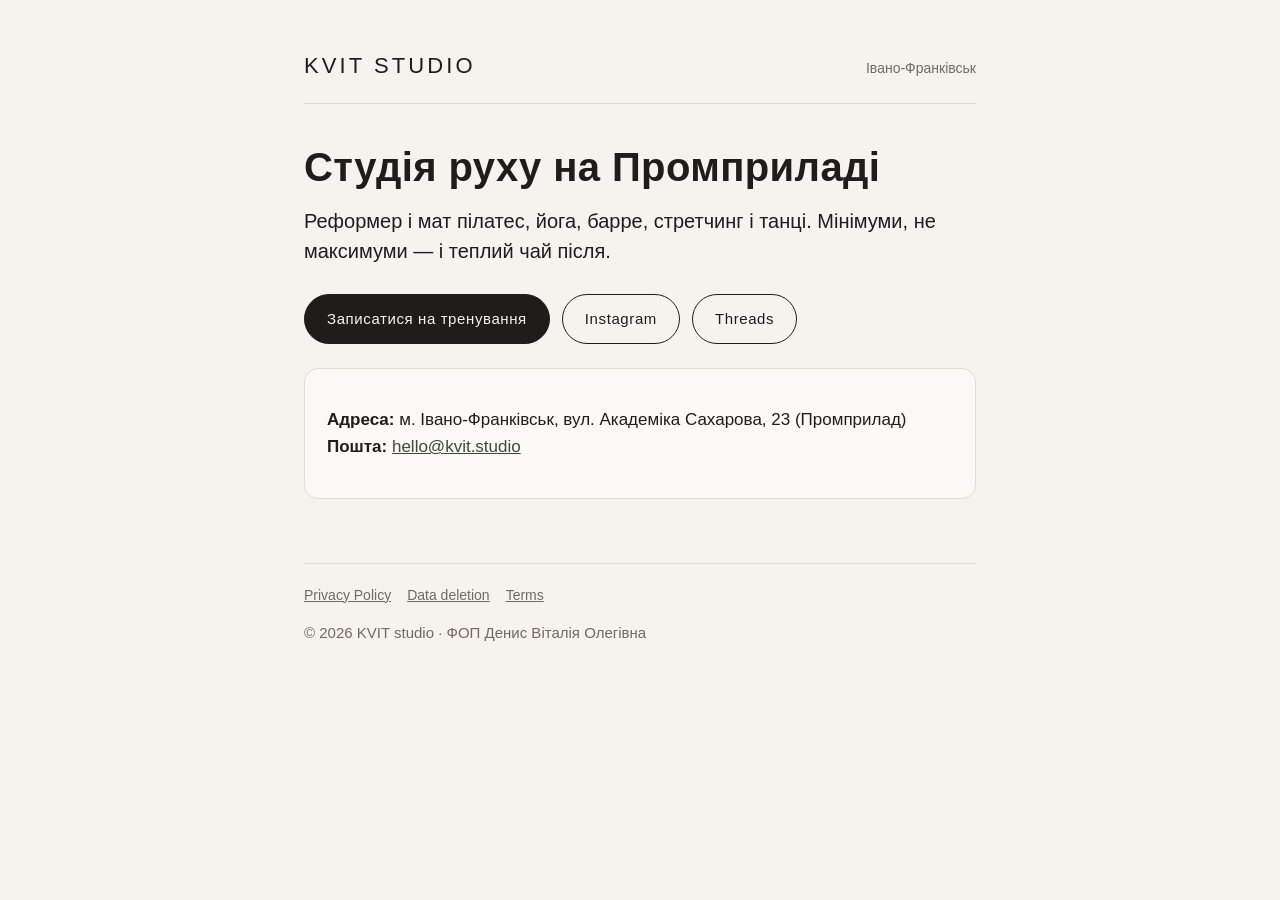
<file: index.html>
<!DOCTYPE html>
<html lang="uk">
<head>
  <meta charset="utf-8">
  <meta name="viewport" content="width=device-width, initial-scale=1">
  <title>KVIT studio — студія руху в Івано-Франківську</title>
  <meta name="description" content="KVIT studio — бутикова студія руху на Промприладі в Івано-Франківську: реформер і мат пілатес, йога, барре, стретчинг, танці.">
  <link rel="stylesheet" href="/assets/style.css">
</head>
<body>
<div class="wrap">
  <header class="site">
    <a class="brand" href="/">KVIT studio</a>
    <nav class="lang"><span>Івано-Франківськ</span></nav>
  </header>

  <h1>Студія руху на Промприладі</h1>
  <p class="lead">Реформер і мат пілатес, йога, барре, стретчинг і танці. Мінімуми, не максимуми — і теплий чай після.</p>

  <div class="buttons">
    <a class="btn primary" href="https://n1393952.alteg.io/">Записатися на тренування</a>
    <a class="btn" href="https://www.instagram.com/kvit.studio/">Instagram</a>
    <a class="btn" href="https://www.threads.com/@kvit.studio">Threads</a>
  </div>

  <div class="card">
    <p><strong>Адреса:</strong> м. Івано-Франківськ, вул. Академіка Сахарова, 23 (Промприлад)<br>
    <strong>Пошта:</strong> <a href="mailto:hello@kvit.studio">hello@kvit.studio</a></p>
  </div>

  <footer class="site">
    <a href="/privacy/">Privacy Policy</a><a href="/data-deletion/">Data deletion</a><a href="/terms/">Terms</a>
    <p class="muted">© 2026 KVIT studio · ФОП Денис Віталія Олегівна</p>
  </footer>
</div>
</body>
</html>
</file>
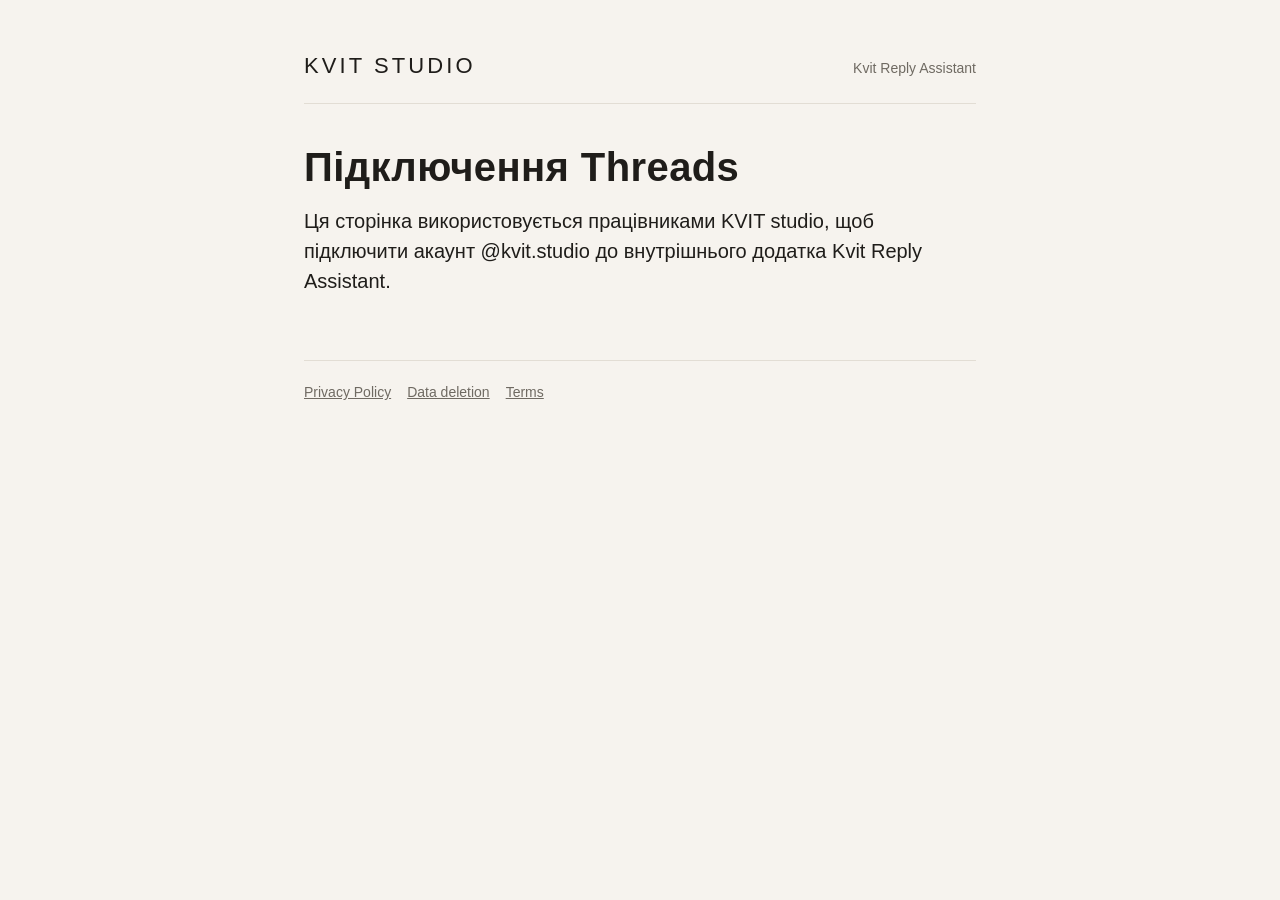
<file: auth/index.html>
<!DOCTYPE html>
<html lang="uk">
<head>
  <meta charset="utf-8">
  <meta name="viewport" content="width=device-width, initial-scale=1">
  <meta name="robots" content="noindex">
  <title>Підключення Threads — Kvit Reply Assistant</title>
  <link rel="stylesheet" href="/assets/style.css">
</head>
<body>
<div class="wrap">
  <header class="site">
    <a class="brand" href="/">KVIT studio</a>
    <nav class="lang"><span>Kvit Reply Assistant</span></nav>
  </header>

  <h1 id="title">Підключення Threads</h1>
  <p class="lead" id="lead">Ця сторінка використовується працівниками KVIT studio, щоб підключити акаунт @kvit.studio до внутрішнього додатка Kvit Reply Assistant.</p>

  <div class="card" id="result" hidden>
    <p id="msg"></p>
    <p><span class="code" id="code"></span></p>
    <div class="buttons"><button class="btn primary" id="copy" type="button">Скопіювати код</button></div>
    <p class="muted">Код одноразовий і діє приблизно годину. Вставте його в Kvit Reply Assistant. Без секретного ключа додатка він нічого не відкриває.</p>
  </div>

  <footer class="site">
    <a href="/privacy/">Privacy Policy</a><a href="/data-deletion/">Data deletion</a><a href="/terms/">Terms</a>
  </footer>
</div>
<script>
(function () {
  var p = new URLSearchParams(window.location.search);
  var code = p.get('code');
  var err = p.get('error_description') || p.get('error');
  var box = document.getElementById('result');
  var msg = document.getElementById('msg');
  if (code) {
    code = code.replace(/#_$/, '');
    document.getElementById('title').textContent = 'Акаунт підключено ✓';
    msg.textContent = 'Threads надав код авторизації:';
    document.getElementById('code').textContent = code;
    box.hidden = false;
    document.getElementById('copy').addEventListener('click', function () {
      try {
        navigator.clipboard.writeText(code).then(function () {
          document.getElementById('copy').textContent = 'Скопійовано';
        });
      } catch (e) { /* clipboard unavailable: user can select the code manually */ }
    });
  } else if (err) {
    document.getElementById('title').textContent = 'Підключення не вдалося';
    msg.textContent = 'Threads повернув помилку: ' + err;
    document.getElementById('copy').hidden = true;
    document.getElementById('code').hidden = true;
    box.hidden = false;
  }
})();
</script>
</body>
</html>
</file>
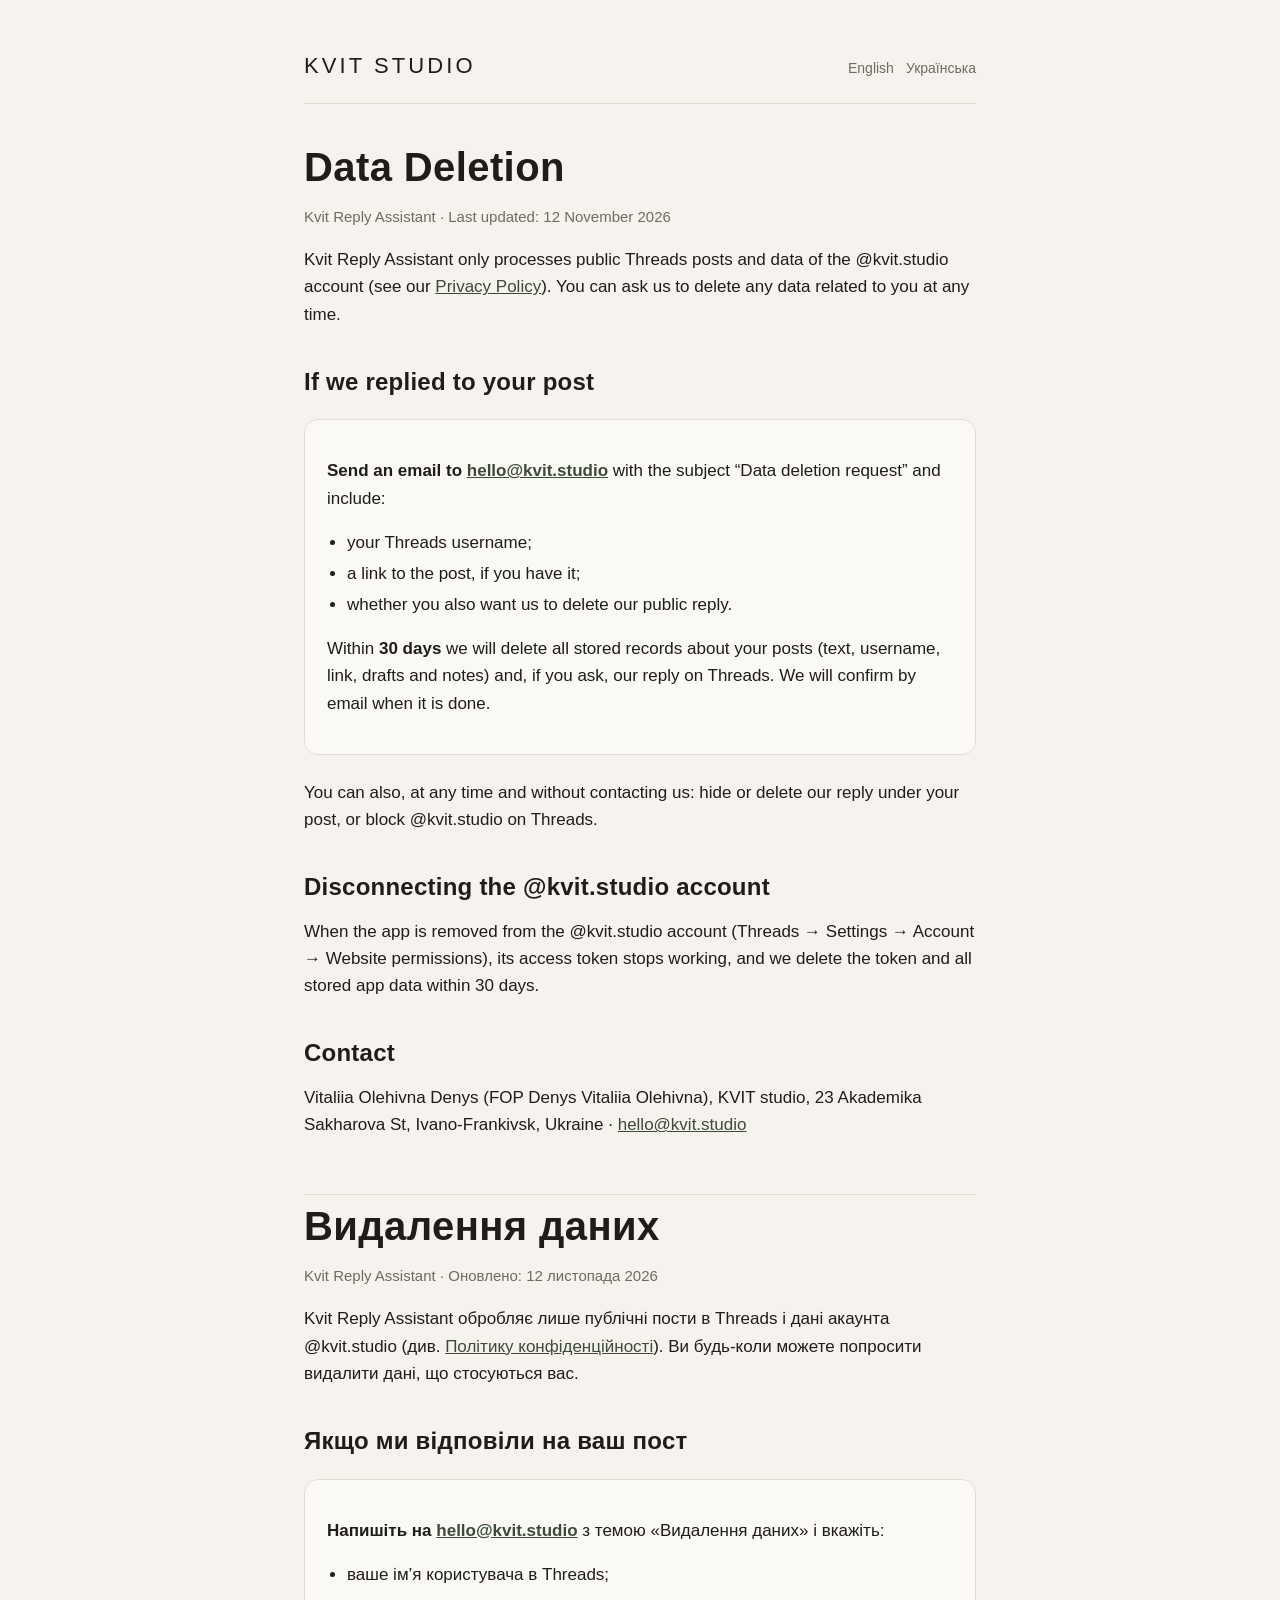
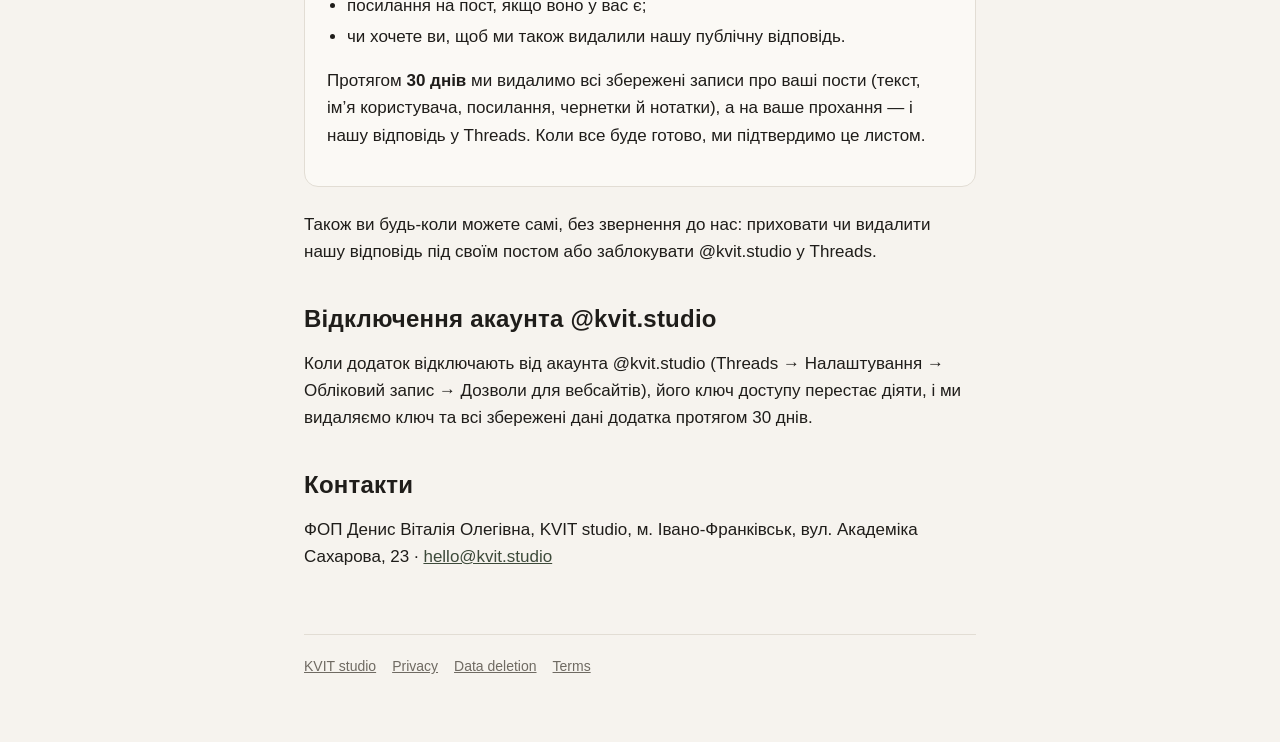
<file: data-deletion/index.html>
<!DOCTYPE html>
<html lang="en">
<head>
  <meta charset="utf-8">
  <meta name="viewport" content="width=device-width, initial-scale=1">
  <title>Data Deletion — Kvit Reply Assistant | KVIT studio</title>
  <meta name="description" content="How to request deletion of your data from Kvit Reply Assistant, the internal Threads tool of KVIT studio.">
  <link rel="stylesheet" href="/assets/style.css">
</head>
<body>
<div class="wrap">
  <header class="site">
    <a class="brand" href="/">KVIT studio</a>
    <nav class="lang"><a href="#en">English</a><a href="#ua">Українська</a></nav>
  </header>

  <section id="en" lang="en">
    <h1>Data Deletion</h1>
    <p class="updated">Kvit Reply Assistant · Last updated: 12 November 2026</p>

    <p>Kvit Reply Assistant only processes public Threads posts and data of the @kvit.studio account (see our <a href="/privacy/">Privacy Policy</a>). You can ask us to delete any data related to you at any time.</p>

    <h2>If we replied to your post</h2>
    <div class="card">
      <p><strong>Send an email to <a href="mailto:hello@kvit.studio?subject=Data%20deletion%20request">hello@kvit.studio</a></strong> with the subject “Data deletion request” and include:</p>
      <ul>
        <li>your Threads username;</li>
        <li>a link to the post, if you have it;</li>
        <li>whether you also want us to delete our public reply.</li>
      </ul>
      <p>Within <strong>30 days</strong> we will delete all stored records about your posts (text, username, link, drafts and notes) and, if you ask, our reply on Threads. We will confirm by email when it is done.</p>
    </div>
    <p>You can also, at any time and without contacting us: hide or delete our reply under your post, or block @kvit.studio on Threads.</p>

    <h2>Disconnecting the @kvit.studio account</h2>
    <p>When the app is removed from the @kvit.studio account (Threads → Settings → Account → Website permissions), its access token stops working, and we delete the token and all stored app data within 30 days.</p>

    <h2>Contact</h2>
    <p>Vitaliia Olehivna Denys (FOP Denys Vitaliia Olehivna), KVIT studio, 23 Akademika Sakharova St, Ivano-Frankivsk, Ukraine · <a href="mailto:hello@kvit.studio">hello@kvit.studio</a></p>
  </section>

  <hr class="split">

  <section id="ua" lang="uk">
    <h1>Видалення даних</h1>
    <p class="updated">Kvit Reply Assistant · Оновлено: 12 листопада 2026</p>

    <p>Kvit Reply Assistant обробляє лише публічні пости в Threads і дані акаунта @kvit.studio (див. <a href="/privacy/#ua">Політику конфіденційності</a>). Ви будь-коли можете попросити видалити дані, що стосуються вас.</p>

    <h2>Якщо ми відповіли на ваш пост</h2>
    <div class="card">
      <p><strong>Напишіть на <a href="mailto:hello@kvit.studio?subject=%D0%92%D0%B8%D0%B4%D0%B0%D0%BB%D0%B5%D0%BD%D0%BD%D1%8F%20%D0%B4%D0%B0%D0%BD%D0%B8%D1%85">hello@kvit.studio</a></strong> з темою «Видалення даних» і вкажіть:</p>
      <ul>
        <li>ваше ім’я користувача в Threads;</li>
        <li>посилання на пост, якщо воно у вас є;</li>
        <li>чи хочете ви, щоб ми також видалили нашу публічну відповідь.</li>
      </ul>
      <p>Протягом <strong>30 днів</strong> ми видалимо всі збережені записи про ваші пости (текст, ім’я користувача, посилання, чернетки й нотатки), а на ваше прохання — і нашу відповідь у Threads. Коли все буде готово, ми підтвердимо це листом.</p>
    </div>
    <p>Також ви будь-коли можете самі, без звернення до нас: приховати чи видалити нашу відповідь під своїм постом або заблокувати @kvit.studio у Threads.</p>

    <h2>Відключення акаунта @kvit.studio</h2>
    <p>Коли додаток відключають від акаунта @kvit.studio (Threads → Налаштування → Обліковий запис → Дозволи для вебсайтів), його ключ доступу перестає діяти, і ми видаляємо ключ та всі збережені дані додатка протягом 30 днів.</p>

    <h2>Контакти</h2>
    <p>ФОП Денис Віталія Олегівна, KVIT studio, м. Івано-Франківськ, вул. Академіка Сахарова, 23 · <a href="mailto:hello@kvit.studio">hello@kvit.studio</a></p>
  </section>

  <footer class="site">
    <a href="/">KVIT studio</a><a href="/privacy/">Privacy</a><a href="/data-deletion/">Data deletion</a><a href="/terms/">Terms</a>
  </footer>
</div>
</body>
</html>
</file>
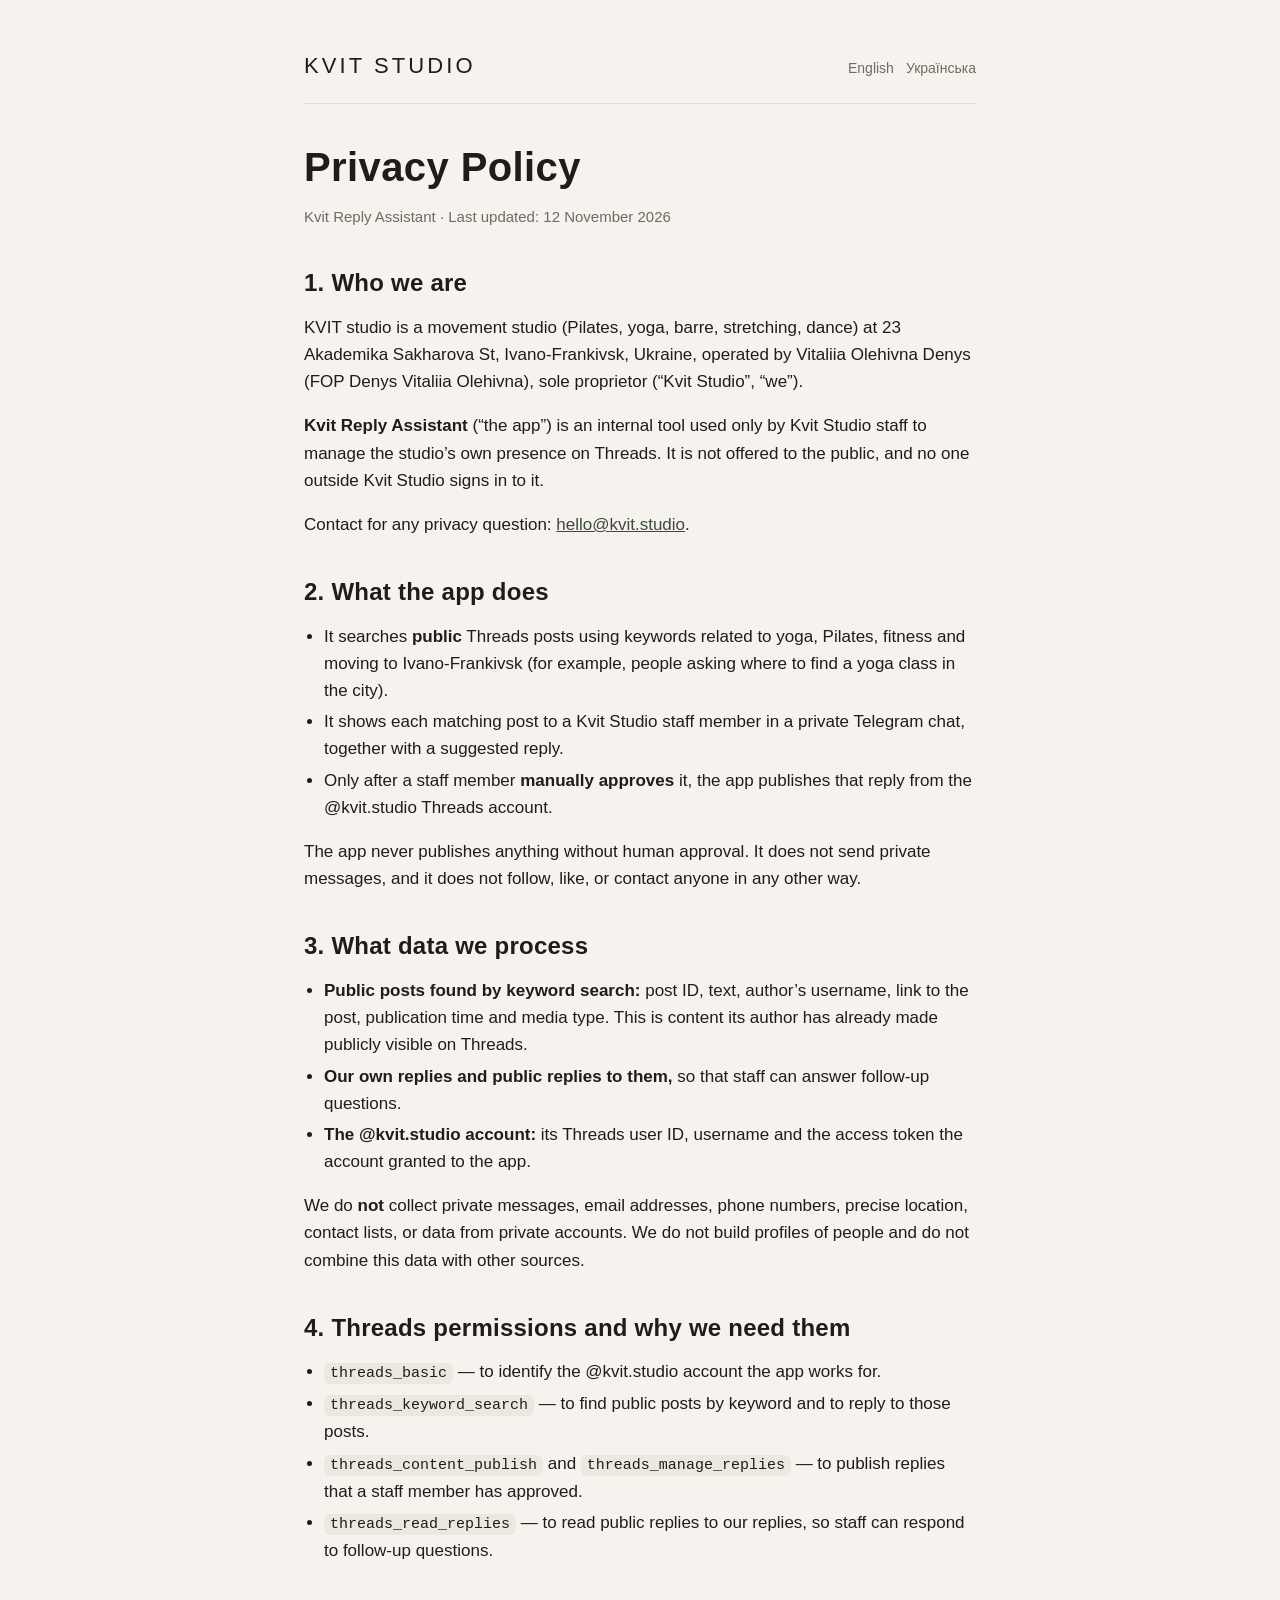
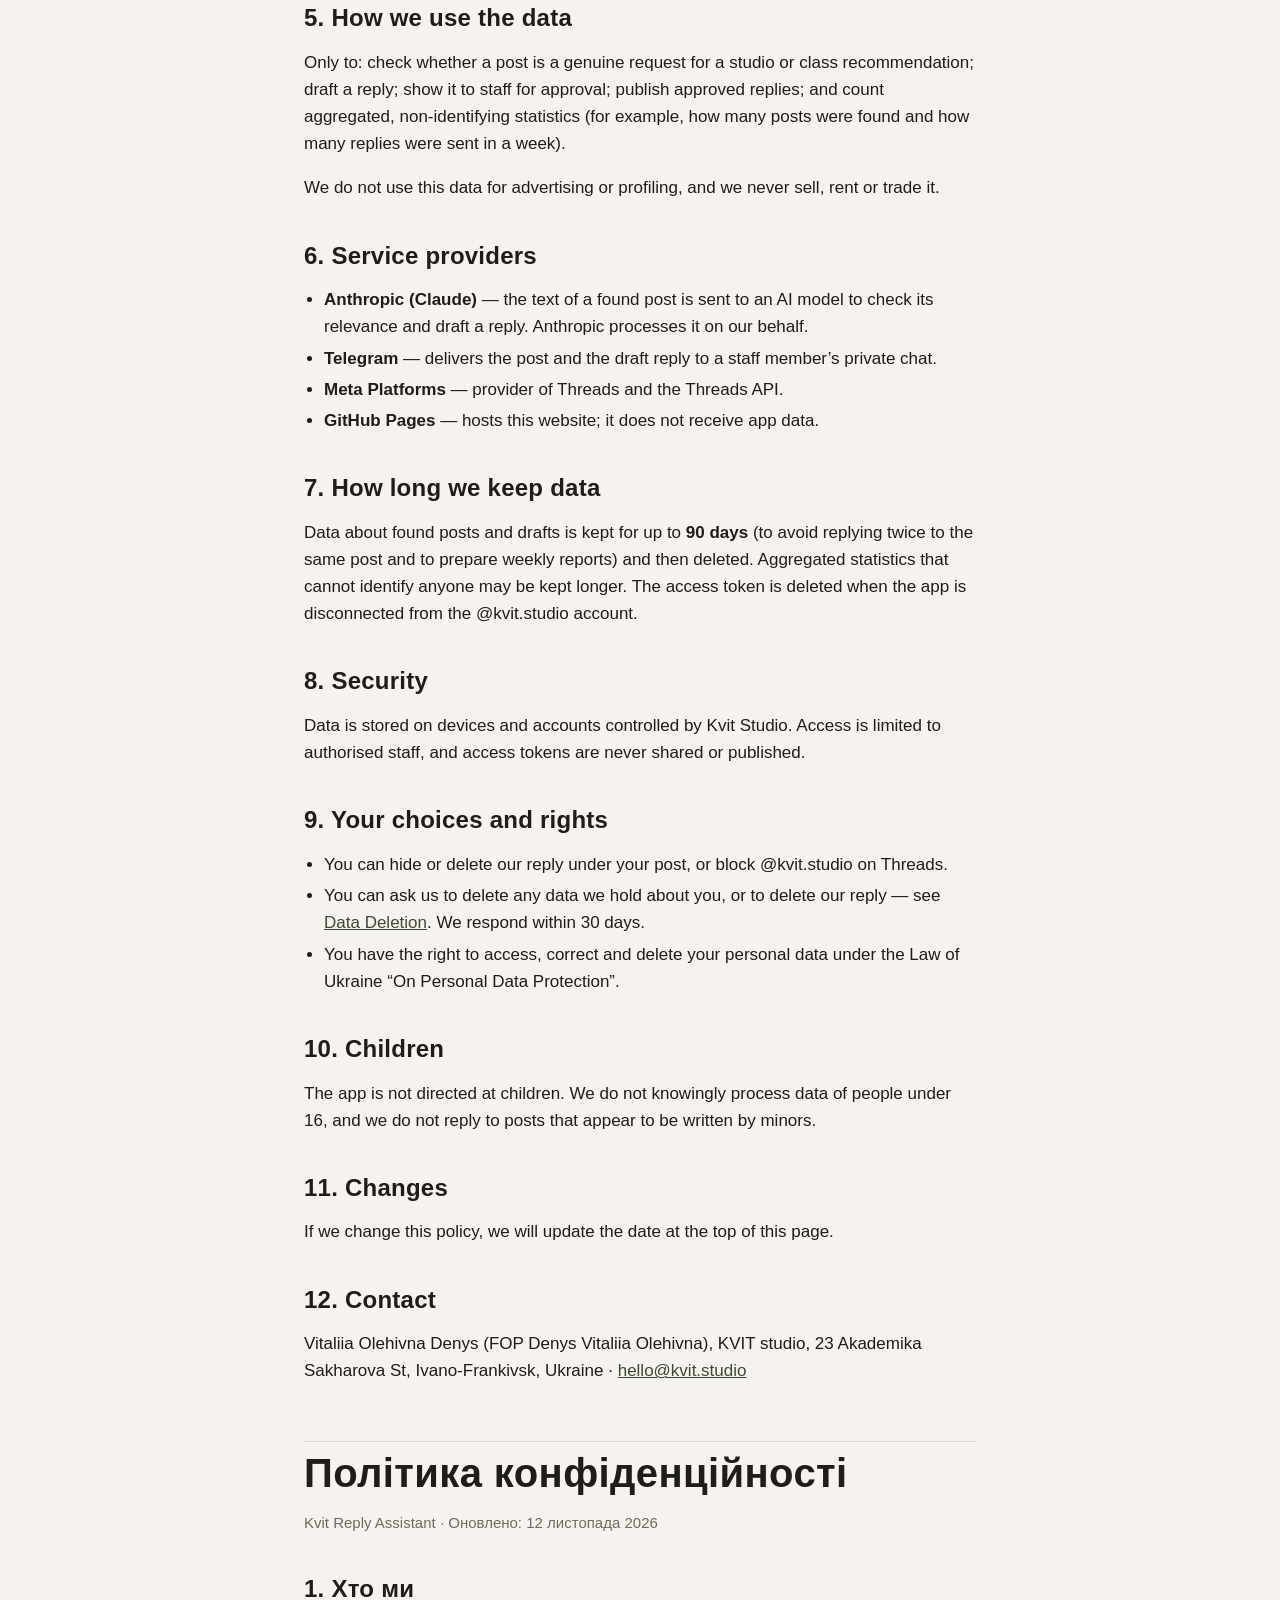
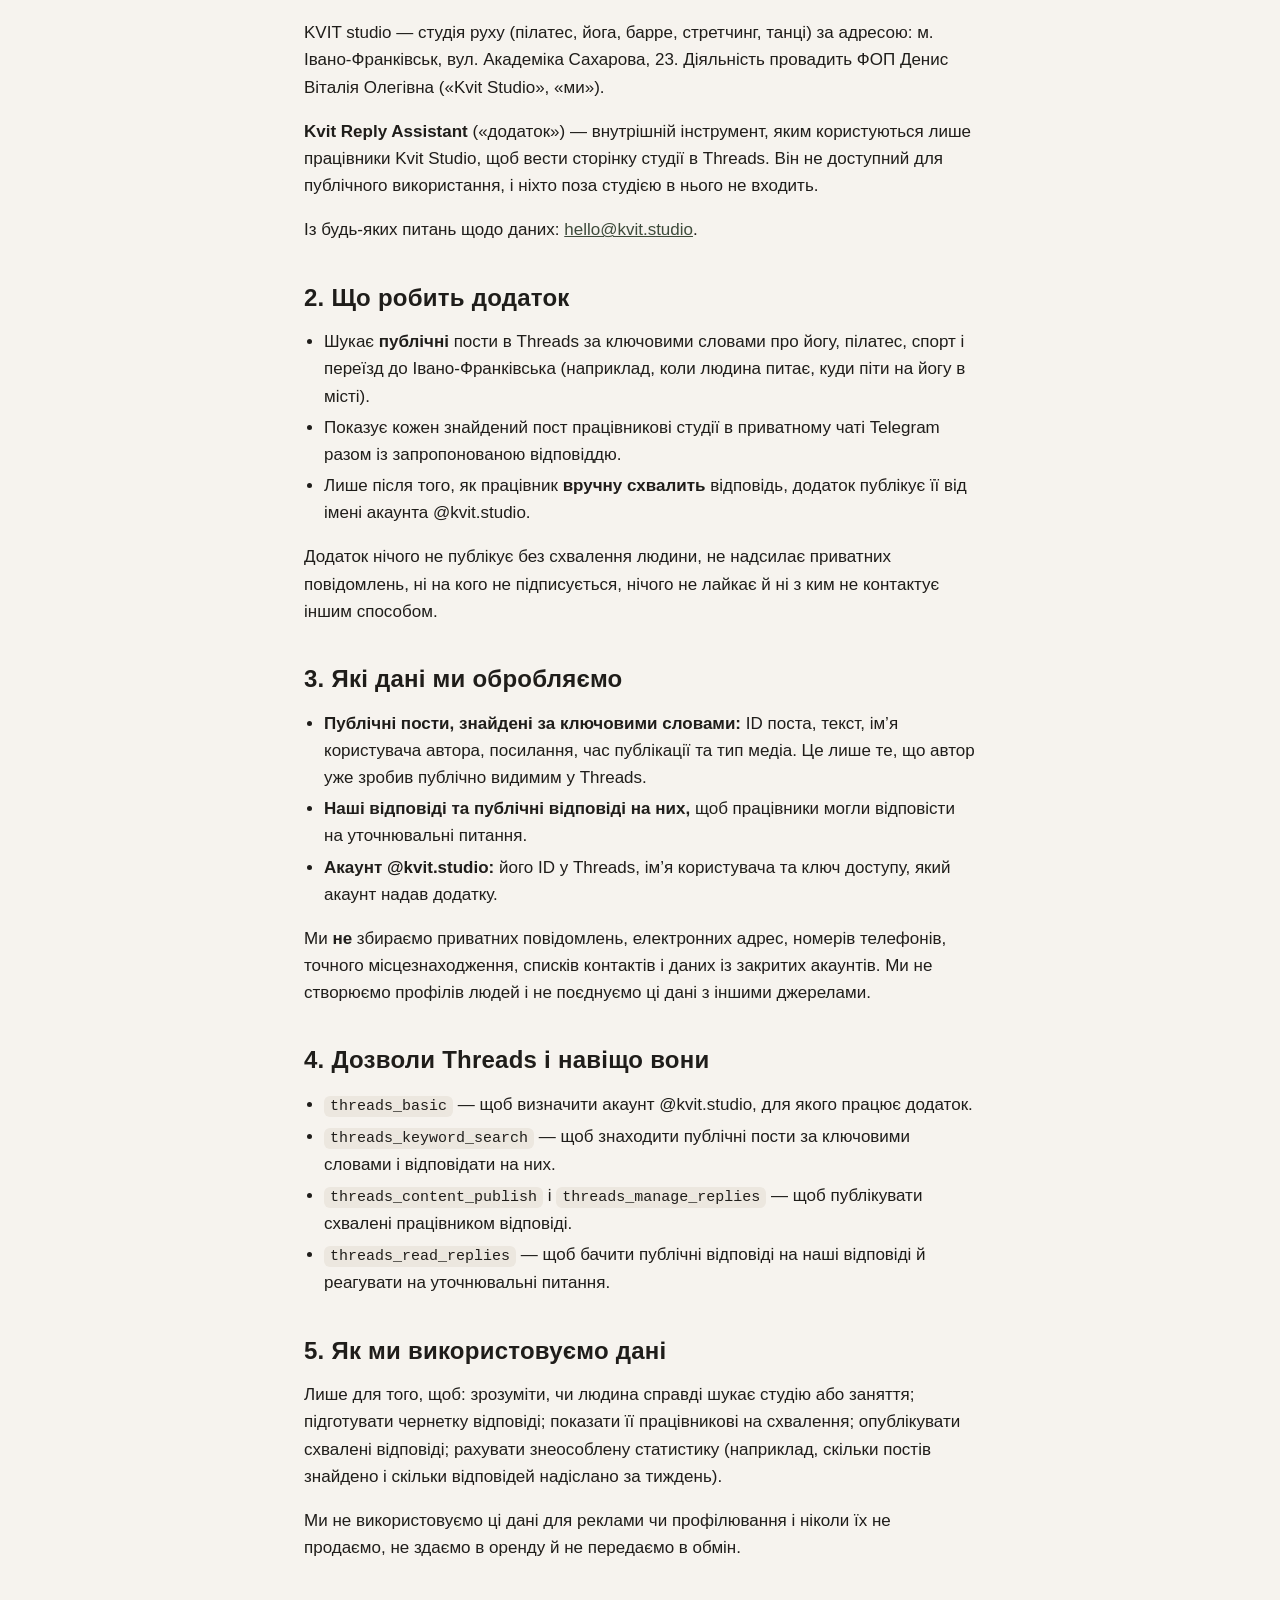
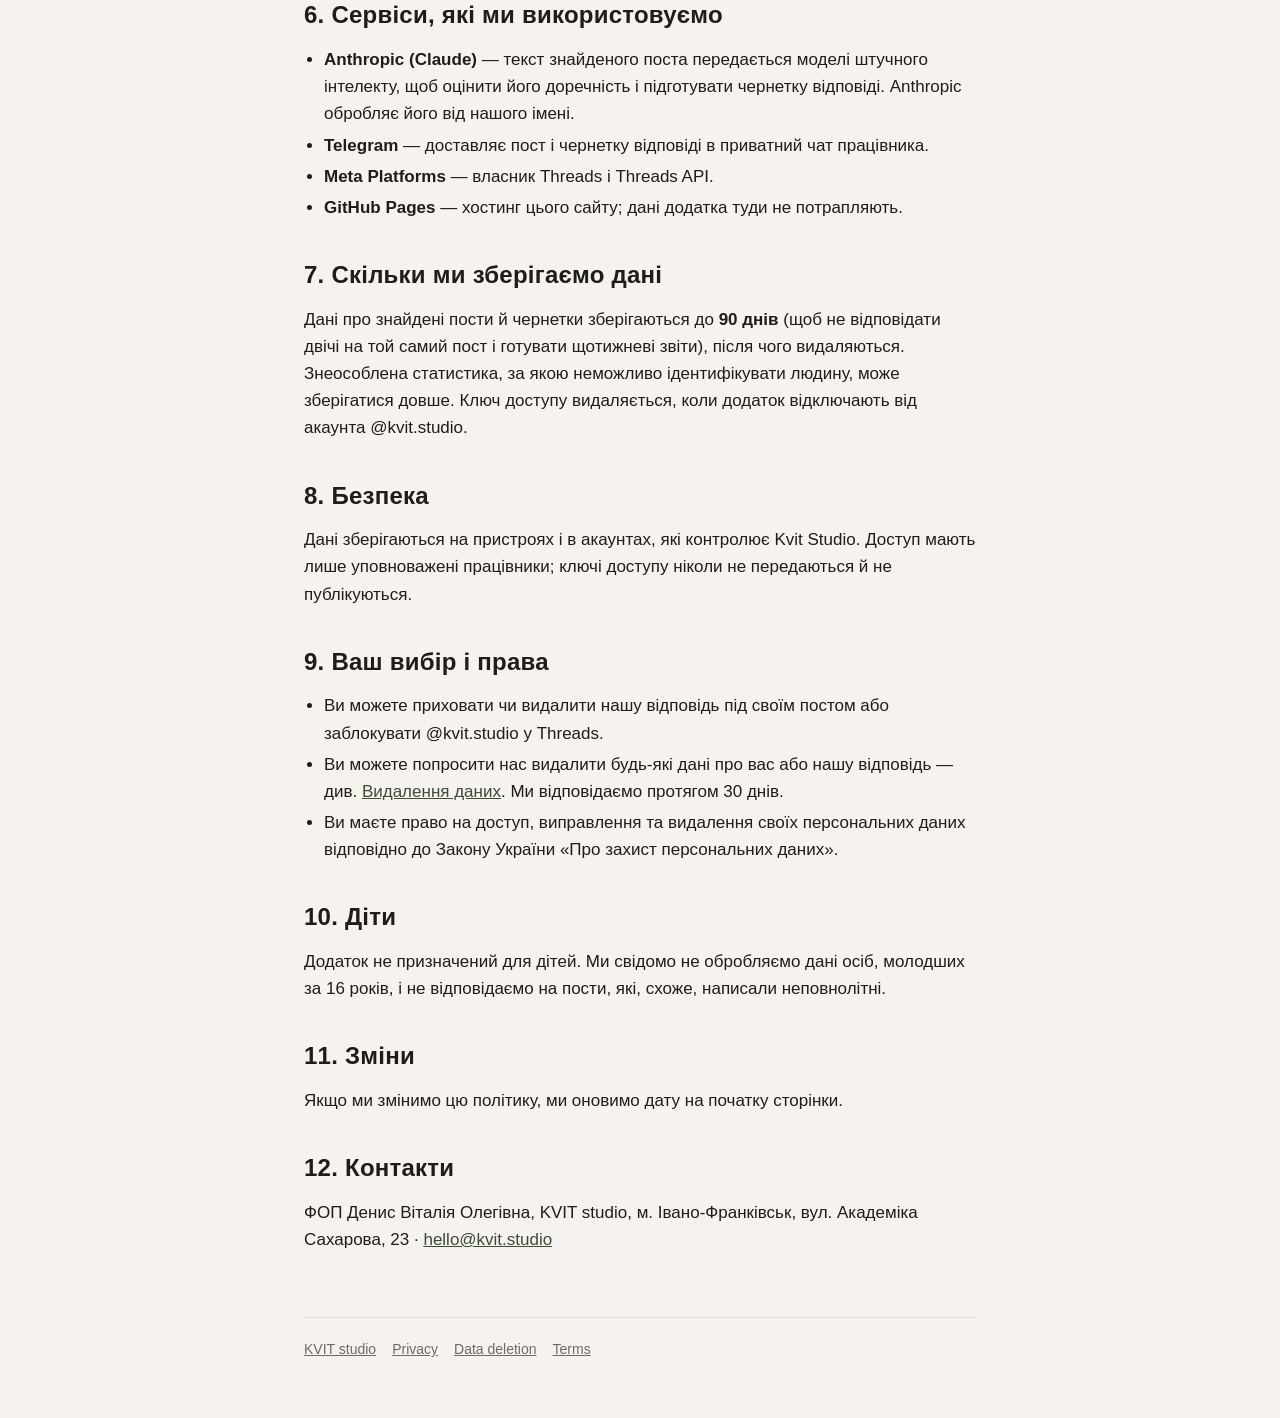
<file: privacy/index.html>
<!DOCTYPE html>
<html lang="en">
<head>
  <meta charset="utf-8">
  <meta name="viewport" content="width=device-width, initial-scale=1">
  <title>Privacy Policy — Kvit Reply Assistant | KVIT studio</title>
  <meta name="description" content="Privacy Policy for Kvit Reply Assistant, the internal Threads tool of KVIT studio, Ivano-Frankivsk.">
  <link rel="stylesheet" href="/assets/style.css">
</head>
<body>
<div class="wrap">
  <header class="site">
    <a class="brand" href="/">KVIT studio</a>
    <nav class="lang"><a href="#en">English</a><a href="#ua">Українська</a></nav>
  </header>

  <!-- ENGLISH -->
  <section id="en" lang="en">
    <h1>Privacy Policy</h1>
    <p class="updated">Kvit Reply Assistant · Last updated: 12 November 2026</p>

    <h2>1. Who we are</h2>
    <p>KVIT studio is a movement studio (Pilates, yoga, barre, stretching, dance) at 23 Akademika Sakharova St, Ivano-Frankivsk, Ukraine, operated by Vitaliia Olehivna Denys (FOP Denys Vitaliia Olehivna), sole proprietor (“Kvit Studio”, “we”).</p>
    <p><strong>Kvit Reply Assistant</strong> (“the app”) is an internal tool used only by Kvit Studio staff to manage the studio’s own presence on Threads. It is not offered to the public, and no one outside Kvit Studio signs in to it.</p>
    <p>Contact for any privacy question: <a href="mailto:hello@kvit.studio">hello@kvit.studio</a>.</p>

    <h2>2. What the app does</h2>
    <ul>
      <li>It searches <strong>public</strong> Threads posts using keywords related to yoga, Pilates, fitness and moving to Ivano-Frankivsk (for example, people asking where to find a yoga class in the city).</li>
      <li>It shows each matching post to a Kvit Studio staff member in a private Telegram chat, together with a suggested reply.</li>
      <li>Only after a staff member <strong>manually approves</strong> it, the app publishes that reply from the @kvit.studio Threads account.</li>
    </ul>
    <p>The app never publishes anything without human approval. It does not send private messages, and it does not follow, like, or contact anyone in any other way.</p>

    <h2>3. What data we process</h2>
    <ul>
      <li><strong>Public posts found by keyword search:</strong> post ID, text, author’s username, link to the post, publication time and media type. This is content its author has already made publicly visible on Threads.</li>
      <li><strong>Our own replies and public replies to them,</strong> so that staff can answer follow-up questions.</li>
      <li><strong>The @kvit.studio account:</strong> its Threads user ID, username and the access token the account granted to the app.</li>
    </ul>
    <p>We do <strong>not</strong> collect private messages, email addresses, phone numbers, precise location, contact lists, or data from private accounts. We do not build profiles of people and do not combine this data with other sources.</p>

    <h2>4. Threads permissions and why we need them</h2>
    <ul>
      <li><code>threads_basic</code> — to identify the @kvit.studio account the app works for.</li>
      <li><code>threads_keyword_search</code> — to find public posts by keyword and to reply to those posts.</li>
      <li><code>threads_content_publish</code> and <code>threads_manage_replies</code> — to publish replies that a staff member has approved.</li>
      <li><code>threads_read_replies</code> — to read public replies to our replies, so staff can respond to follow-up questions.</li>
    </ul>

    <h2>5. How we use the data</h2>
    <p>Only to: check whether a post is a genuine request for a studio or class recommendation; draft a reply; show it to staff for approval; publish approved replies; and count aggregated, non-identifying statistics (for example, how many posts were found and how many replies were sent in a week).</p>
    <p>We do not use this data for advertising or profiling, and we never sell, rent or trade it.</p>

    <h2>6. Service providers</h2>
    <ul>
      <li><strong>Anthropic (Claude)</strong> — the text of a found post is sent to an AI model to check its relevance and draft a reply. Anthropic processes it on our behalf.</li>
      <li><strong>Telegram</strong> — delivers the post and the draft reply to a staff member’s private chat.</li>
      <li><strong>Meta Platforms</strong> — provider of Threads and the Threads API.</li>
      <li><strong>GitHub Pages</strong> — hosts this website; it does not receive app data.</li>
    </ul>

    <h2>7. How long we keep data</h2>
    <p>Data about found posts and drafts is kept for up to <strong>90 days</strong> (to avoid replying twice to the same post and to prepare weekly reports) and then deleted. Aggregated statistics that cannot identify anyone may be kept longer. The access token is deleted when the app is disconnected from the @kvit.studio account.</p>

    <h2>8. Security</h2>
    <p>Data is stored on devices and accounts controlled by Kvit Studio. Access is limited to authorised staff, and access tokens are never shared or published.</p>

    <h2>9. Your choices and rights</h2>
    <ul>
      <li>You can hide or delete our reply under your post, or block @kvit.studio on Threads.</li>
      <li>You can ask us to delete any data we hold about you, or to delete our reply — see <a href="/data-deletion/">Data Deletion</a>. We respond within 30 days.</li>
      <li>You have the right to access, correct and delete your personal data under the Law of Ukraine “On Personal Data Protection”.</li>
    </ul>

    <h2>10. Children</h2>
    <p>The app is not directed at children. We do not knowingly process data of people under 16, and we do not reply to posts that appear to be written by minors.</p>

    <h2>11. Changes</h2>
    <p>If we change this policy, we will update the date at the top of this page.</p>

    <h2>12. Contact</h2>
    <p>Vitaliia Olehivna Denys (FOP Denys Vitaliia Olehivna), KVIT studio, 23 Akademika Sakharova St, Ivano-Frankivsk, Ukraine · <a href="mailto:hello@kvit.studio">hello@kvit.studio</a></p>
  </section>

  <hr class="split">

  <!-- УКРАЇНСЬКА -->
  <section id="ua" lang="uk">
    <h1>Політика конфіденційності</h1>
    <p class="updated">Kvit Reply Assistant · Оновлено: 12 листопада 2026</p>

    <h2>1. Хто ми</h2>
    <p>KVIT studio — студія руху (пілатес, йога, барре, стретчинг, танці) за адресою: м. Івано-Франківськ, вул. Академіка Сахарова, 23. Діяльність провадить ФОП Денис Віталія Олегівна («Kvit Studio», «ми»).</p>
    <p><strong>Kvit Reply Assistant</strong> («додаток») — внутрішній інструмент, яким користуються лише працівники Kvit Studio, щоб вести сторінку студії в Threads. Він не доступний для публічного використання, і ніхто поза студією в нього не входить.</p>
    <p>Із будь-яких питань щодо даних: <a href="mailto:hello@kvit.studio">hello@kvit.studio</a>.</p>

    <h2>2. Що робить додаток</h2>
    <ul>
      <li>Шукає <strong>публічні</strong> пости в Threads за ключовими словами про йогу, пілатес, спорт і переїзд до Івано-Франківська (наприклад, коли людина питає, куди піти на йогу в місті).</li>
      <li>Показує кожен знайдений пост працівникові студії в приватному чаті Telegram разом із запропонованою відповіддю.</li>
      <li>Лише після того, як працівник <strong>вручну схвалить</strong> відповідь, додаток публікує її від імені акаунта @kvit.studio.</li>
    </ul>
    <p>Додаток нічого не публікує без схвалення людини, не надсилає приватних повідомлень, ні на кого не підписується, нічого не лайкає й ні з ким не контактує іншим способом.</p>

    <h2>3. Які дані ми обробляємо</h2>
    <ul>
      <li><strong>Публічні пости, знайдені за ключовими словами:</strong> ID поста, текст, ім’я користувача автора, посилання, час публікації та тип медіа. Це лише те, що автор уже зробив публічно видимим у Threads.</li>
      <li><strong>Наші відповіді та публічні відповіді на них,</strong> щоб працівники могли відповісти на уточнювальні питання.</li>
      <li><strong>Акаунт @kvit.studio:</strong> його ID у Threads, ім’я користувача та ключ доступу, який акаунт надав додатку.</li>
    </ul>
    <p>Ми <strong>не</strong> збираємо приватних повідомлень, електронних адрес, номерів телефонів, точного місцезнаходження, списків контактів і даних із закритих акаунтів. Ми не створюємо профілів людей і не поєднуємо ці дані з іншими джерелами.</p>

    <h2>4. Дозволи Threads і навіщо вони</h2>
    <ul>
      <li><code>threads_basic</code> — щоб визначити акаунт @kvit.studio, для якого працює додаток.</li>
      <li><code>threads_keyword_search</code> — щоб знаходити публічні пости за ключовими словами і відповідати на них.</li>
      <li><code>threads_content_publish</code> і <code>threads_manage_replies</code> — щоб публікувати схвалені працівником відповіді.</li>
      <li><code>threads_read_replies</code> — щоб бачити публічні відповіді на наші відповіді й реагувати на уточнювальні питання.</li>
    </ul>

    <h2>5. Як ми використовуємо дані</h2>
    <p>Лише для того, щоб: зрозуміти, чи людина справді шукає студію або заняття; підготувати чернетку відповіді; показати її працівникові на схвалення; опублікувати схвалені відповіді; рахувати знеособлену статистику (наприклад, скільки постів знайдено і скільки відповідей надіслано за тиждень).</p>
    <p>Ми не використовуємо ці дані для реклами чи профілювання і ніколи їх не продаємо, не здаємо в оренду й не передаємо в обмін.</p>

    <h2>6. Сервіси, які ми використовуємо</h2>
    <ul>
      <li><strong>Anthropic (Claude)</strong> — текст знайденого поста передається моделі штучного інтелекту, щоб оцінити його доречність і підготувати чернетку відповіді. Anthropic обробляє його від нашого імені.</li>
      <li><strong>Telegram</strong> — доставляє пост і чернетку відповіді в приватний чат працівника.</li>
      <li><strong>Meta Platforms</strong> — власник Threads і Threads API.</li>
      <li><strong>GitHub Pages</strong> — хостинг цього сайту; дані додатка туди не потрапляють.</li>
    </ul>

    <h2>7. Скільки ми зберігаємо дані</h2>
    <p>Дані про знайдені пости й чернетки зберігаються до <strong>90 днів</strong> (щоб не відповідати двічі на той самий пост і готувати щотижневі звіти), після чого видаляються. Знеособлена статистика, за якою неможливо ідентифікувати людину, може зберігатися довше. Ключ доступу видаляється, коли додаток відключають від акаунта @kvit.studio.</p>

    <h2>8. Безпека</h2>
    <p>Дані зберігаються на пристроях і в акаунтах, які контролює Kvit Studio. Доступ мають лише уповноважені працівники; ключі доступу ніколи не передаються й не публікуються.</p>

    <h2>9. Ваш вибір і права</h2>
    <ul>
      <li>Ви можете приховати чи видалити нашу відповідь під своїм постом або заблокувати @kvit.studio у Threads.</li>
      <li>Ви можете попросити нас видалити будь-які дані про вас або нашу відповідь — див. <a href="/data-deletion/#ua">Видалення даних</a>. Ми відповідаємо протягом 30 днів.</li>
      <li>Ви маєте право на доступ, виправлення та видалення своїх персональних даних відповідно до Закону України «Про захист персональних даних».</li>
    </ul>

    <h2>10. Діти</h2>
    <p>Додаток не призначений для дітей. Ми свідомо не обробляємо дані осіб, молодших за 16 років, і не відповідаємо на пости, які, схоже, написали неповнолітні.</p>

    <h2>11. Зміни</h2>
    <p>Якщо ми змінимо цю політику, ми оновимо дату на початку сторінки.</p>

    <h2>12. Контакти</h2>
    <p>ФОП Денис Віталія Олегівна, KVIT studio, м. Івано-Франківськ, вул. Академіка Сахарова, 23 · <a href="mailto:hello@kvit.studio">hello@kvit.studio</a></p>
  </section>

  <footer class="site">
    <a href="/">KVIT studio</a><a href="/privacy/">Privacy</a><a href="/data-deletion/">Data deletion</a><a href="/terms/">Terms</a>
  </footer>
</div>
</body>
</html>
</file>
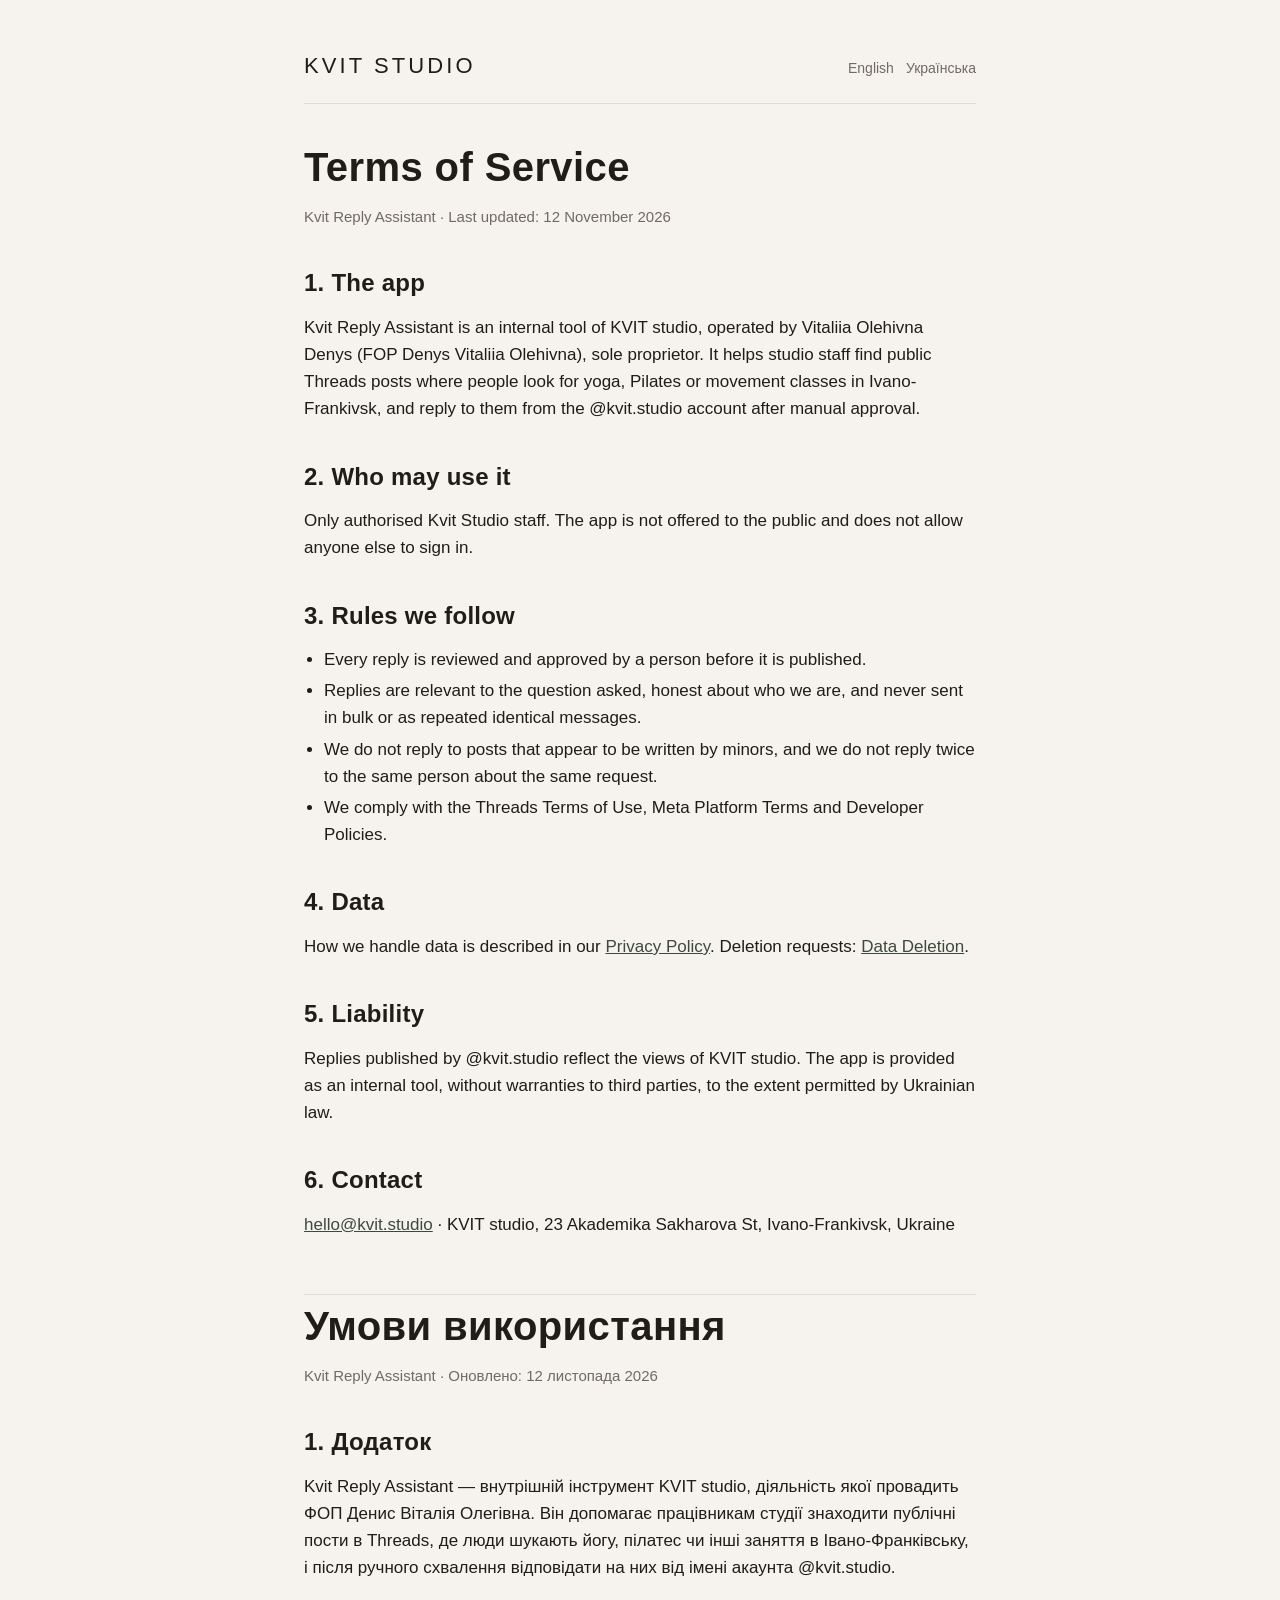
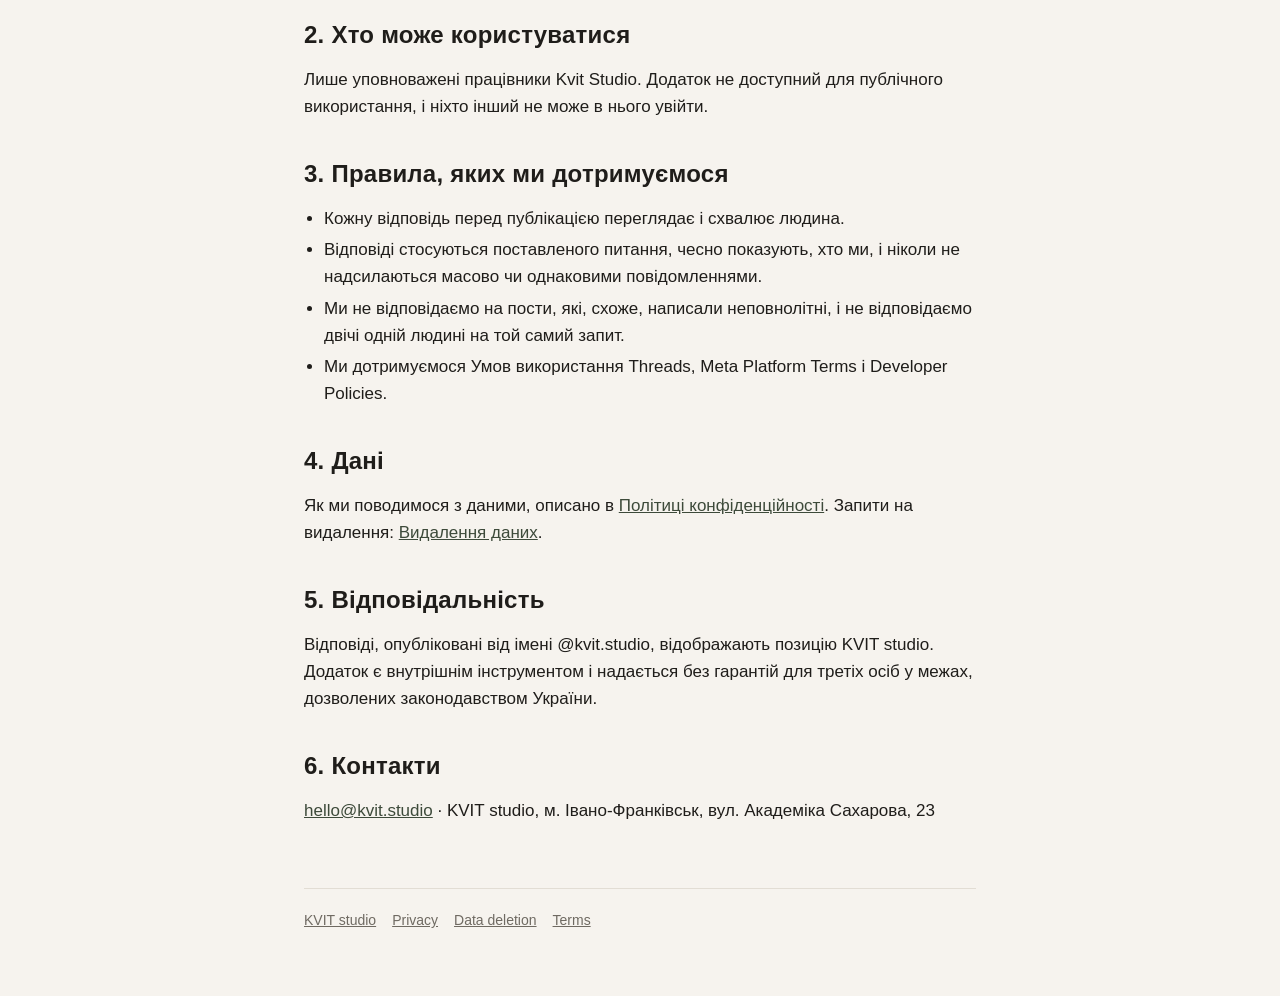
<file: terms/index.html>
<!DOCTYPE html>
<html lang="en">
<head>
  <meta charset="utf-8">
  <meta name="viewport" content="width=device-width, initial-scale=1">
  <title>Terms of Service — Kvit Reply Assistant | KVIT studio</title>
  <meta name="description" content="Terms of Service for Kvit Reply Assistant, the internal Threads tool of KVIT studio.">
  <link rel="stylesheet" href="/assets/style.css">
</head>
<body>
<div class="wrap">
  <header class="site">
    <a class="brand" href="/">KVIT studio</a>
    <nav class="lang"><a href="#en">English</a><a href="#ua">Українська</a></nav>
  </header>

  <section id="en" lang="en">
    <h1>Terms of Service</h1>
    <p class="updated">Kvit Reply Assistant · Last updated: 12 November 2026</p>

    <h2>1. The app</h2>
    <p>Kvit Reply Assistant is an internal tool of KVIT studio, operated by Vitaliia Olehivna Denys (FOP Denys Vitaliia Olehivna), sole proprietor. It helps studio staff find public Threads posts where people look for yoga, Pilates or movement classes in Ivano-Frankivsk, and reply to them from the @kvit.studio account after manual approval.</p>

    <h2>2. Who may use it</h2>
    <p>Only authorised Kvit Studio staff. The app is not offered to the public and does not allow anyone else to sign in.</p>

    <h2>3. Rules we follow</h2>
    <ul>
      <li>Every reply is reviewed and approved by a person before it is published.</li>
      <li>Replies are relevant to the question asked, honest about who we are, and never sent in bulk or as repeated identical messages.</li>
      <li>We do not reply to posts that appear to be written by minors, and we do not reply twice to the same person about the same request.</li>
      <li>We comply with the Threads Terms of Use, Meta Platform Terms and Developer Policies.</li>
    </ul>

    <h2>4. Data</h2>
    <p>How we handle data is described in our <a href="/privacy/">Privacy Policy</a>. Deletion requests: <a href="/data-deletion/">Data Deletion</a>.</p>

    <h2>5. Liability</h2>
    <p>Replies published by @kvit.studio reflect the views of KVIT studio. The app is provided as an internal tool, without warranties to third parties, to the extent permitted by Ukrainian law.</p>

    <h2>6. Contact</h2>
    <p><a href="mailto:hello@kvit.studio">hello@kvit.studio</a> · KVIT studio, 23 Akademika Sakharova St, Ivano-Frankivsk, Ukraine</p>
  </section>

  <hr class="split">

  <section id="ua" lang="uk">
    <h1>Умови використання</h1>
    <p class="updated">Kvit Reply Assistant · Оновлено: 12 листопада 2026</p>

    <h2>1. Додаток</h2>
    <p>Kvit Reply Assistant — внутрішній інструмент KVIT studio, діяльність якої провадить ФОП Денис Віталія Олегівна. Він допомагає працівникам студії знаходити публічні пости в Threads, де люди шукають йогу, пілатес чи інші заняття в Івано-Франківську, і після ручного схвалення відповідати на них від імені акаунта @kvit.studio.</p>

    <h2>2. Хто може користуватися</h2>
    <p>Лише уповноважені працівники Kvit Studio. Додаток не доступний для публічного використання, і ніхто інший не може в нього увійти.</p>

    <h2>3. Правила, яких ми дотримуємося</h2>
    <ul>
      <li>Кожну відповідь перед публікацією переглядає і схвалює людина.</li>
      <li>Відповіді стосуються поставленого питання, чесно показують, хто ми, і ніколи не надсилаються масово чи однаковими повідомленнями.</li>
      <li>Ми не відповідаємо на пости, які, схоже, написали неповнолітні, і не відповідаємо двічі одній людині на той самий запит.</li>
      <li>Ми дотримуємося Умов використання Threads, Meta Platform Terms і Developer Policies.</li>
    </ul>

    <h2>4. Дані</h2>
    <p>Як ми поводимося з даними, описано в <a href="/privacy/#ua">Політиці конфіденційності</a>. Запити на видалення: <a href="/data-deletion/#ua">Видалення даних</a>.</p>

    <h2>5. Відповідальність</h2>
    <p>Відповіді, опубліковані від імені @kvit.studio, відображають позицію KVIT studio. Додаток є внутрішнім інструментом і надається без гарантій для третіх осіб у межах, дозволених законодавством України.</p>

    <h2>6. Контакти</h2>
    <p><a href="mailto:hello@kvit.studio">hello@kvit.studio</a> · KVIT studio, м. Івано-Франківськ, вул. Академіка Сахарова, 23</p>
  </section>

  <footer class="site">
    <a href="/">KVIT studio</a><a href="/privacy/">Privacy</a><a href="/data-deletion/">Data deletion</a><a href="/terms/">Terms</a>
  </footer>
</div>
</body>
</html>
</file>
<file: assets/style.css>
:root {
  --bg: #f6f3ee;
  --ink: #1f1d1a;
  --muted: #6f6a62;
  --line: #e2ddd4;
  --accent: #3d4a3a;
}

* { box-sizing: border-box; }

html { -webkit-text-size-adjust: 100%; }

body {
  margin: 0;
  background: var(--bg);
  color: var(--ink);
  font-family: -apple-system, BlinkMacSystemFont, "Segoe UI", "Helvetica Neue", Arial, sans-serif;
  font-size: 17px;
  line-height: 1.6;
}

.wrap {
  max-width: 720px;
  margin: 0 auto;
  padding: 48px 24px 64px;
}

header.site {
  display: flex;
  justify-content: space-between;
  align-items: baseline;
  gap: 16px;
  padding-bottom: 20px;
  border-bottom: 1px solid var(--line);
  margin-bottom: 40px;
}

.brand {
  font-family: "Arial Narrow", "Helvetica Neue Condensed", Arial, sans-serif;
  font-stretch: condensed;
  font-size: 22px;
  letter-spacing: 0.14em;
  text-transform: uppercase;
  color: var(--ink);
  text-decoration: none;
}

nav.lang a, nav.lang span {
  font-size: 14px;
  color: var(--muted);
  text-decoration: none;
  margin-left: 12px;
}

nav.lang a:hover { color: var(--ink); }

h1, h2, h3 {
  font-family: "Arial Narrow", "Helvetica Neue Condensed", Arial, sans-serif;
  font-stretch: condensed;
  font-weight: 700;
  line-height: 1.15;
  letter-spacing: 0.01em;
}

h1 { font-size: 40px; margin: 0 0 8px; }
h2 { font-size: 24px; margin: 40px 0 8px; }
h3 { font-size: 19px; margin: 24px 0 4px; }

p, li { color: var(--ink); }
.muted, .updated { color: var(--muted); font-size: 15px; }

a { color: var(--accent); }

ul { padding-left: 20px; }
li { margin: 4px 0; }

.lead { font-size: 20px; line-height: 1.5; margin: 16px 0 28px; }

.buttons { display: flex; flex-wrap: wrap; gap: 12px; margin: 28px 0 8px; }

.btn {
  display: inline-block;
  padding: 12px 22px;
  border: 1px solid var(--ink);
  border-radius: 999px;
  color: var(--ink);
  text-decoration: none;
  font-size: 15px;
  letter-spacing: 0.04em;
}

.btn.primary { background: var(--ink); color: var(--bg); }
.btn:hover { opacity: 0.85; }

.card {
  border: 1px solid var(--line);
  border-radius: 14px;
  padding: 20px 22px;
  margin: 24px 0;
  background: #fbf9f5;
}

hr.split { border: 0; border-top: 1px solid var(--line); margin: 56px 0 8px; }

code, .code {
  font-family: ui-monospace, SFMono-Regular, Menlo, monospace;
  font-size: 15px;
  background: #ece7df;
  padding: 2px 6px;
  border-radius: 6px;
  word-break: break-all;
}

footer.site {
  margin-top: 64px;
  padding-top: 20px;
  border-top: 1px solid var(--line);
  font-size: 14px;
  color: var(--muted);
}

footer.site a { color: var(--muted); margin-right: 16px; }

@media (max-width: 560px) {
  .wrap { padding: 32px 20px 48px; }
  h1 { font-size: 32px; }
  .lead { font-size: 18px; }
}
</file>
